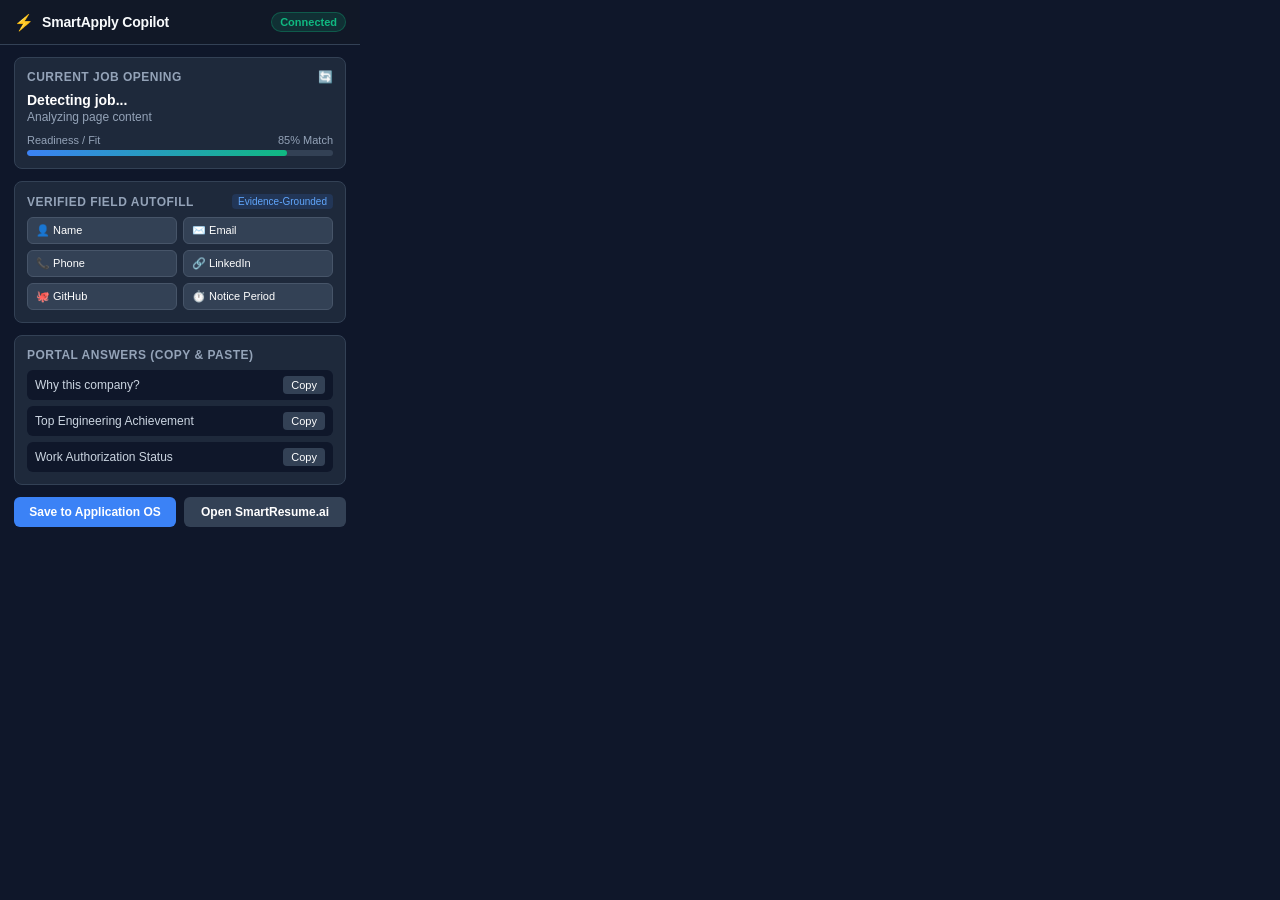
<file: smartapply-extension/popup.html>
<!DOCTYPE html>
<html lang="en">
<head>
  <meta charset="UTF-8">
  <meta name="viewport" content="width=device-width, initial-scale=1.0">
  <title>SmartApply Copilot</title>
  <link rel="stylesheet" href="popup.css">
</head>
<body>
  <header class="popup-header">
    <div class="brand">
      <span class="brand-icon">⚡</span>
      <span class="brand-name">SmartApply Copilot</span>
    </div>
    <span id="connectionBadge" class="status-badge connected">Connected</span>
  </header>

  <main class="popup-content">
    <!-- Active Job Detection Card -->
    <section class="card job-card">
      <div class="card-header">
        <span class="card-title">Current Job Opening</span>
        <button id="refreshJobBtn" class="btn-icon" title="Refresh detection">🔄</button>
      </div>
      <div id="detectedJobInfo">
        <h4 id="jobTitle">Detecting job...</h4>
        <p id="jobCompany" class="text-muted">Analyzing page content</p>
      </div>
      <div class="match-bar-container">
        <div class="match-bar-label">
          <span>Readiness / Fit</span>
          <span id="matchPercent">85% Match</span>
        </div>
        <div class="match-progress">
          <div id="matchBarFill" class="match-progress-fill" style="width: 85%;"></div>
        </div>
      </div>
    </section>

    <!-- One-Click Verified Autofill -->
    <section class="card">
      <div class="card-header">
        <span class="card-title">Verified Field Autofill</span>
        <span class="badge-pill">Evidence-Grounded</span>
      </div>
      <div class="autofill-grid">
        <button class="autofill-btn" data-field="full_name">👤 Name</button>
        <button class="autofill-btn" data-field="email">✉️ Email</button>
        <button class="autofill-btn" data-field="phone">📞 Phone</button>
        <button class="autofill-btn" data-field="linkedin">🔗 LinkedIn</button>
        <button class="autofill-btn" data-field="github">🐙 GitHub</button>
        <button class="autofill-btn" data-field="notice_period">⏱️ Notice Period</button>
      </div>
    </section>

    <!-- Application Answers Copy -->
    <section class="card">
      <div class="card-header">
        <span class="card-title">Portal Answers (Copy & Paste)</span>
      </div>
      <div class="answers-list">
        <div class="answer-item">
          <div class="answer-label">Why this company?</div>
          <button class="btn-copy-answer" data-answer="why_company">Copy</button>
        </div>
        <div class="answer-item">
          <div class="answer-label">Top Engineering Achievement</div>
          <button class="btn-copy-answer" data-answer="achievement">Copy</button>
        </div>
        <div class="answer-item">
          <div class="answer-label">Work Authorization Status</div>
          <button class="btn-copy-answer" data-answer="auth">Copy</button>
        </div>
      </div>
    </section>

    <!-- Save & Open in SmartResume -->
    <div class="action-footer">
      <button id="saveApplicationBtn" class="btn btn-primary">Save to Application OS</button>
      <a href="http://127.0.0.1:8000" target="_blank" class="btn btn-secondary">Open SmartResume.ai</a>
    </div>
  </main>

  <div id="toast" class="toast hidden">Copied to clipboard!</div>

  <script src="api_client.js"></script>
  <script src="popup.js"></script>
</body>
</html>
</file>
<file: smartapply-extension/popup.css>
/* SmartApply Copilot Extension Popup Styles */
:root {
  --bg-primary: #0f172a;
  --bg-card: #1e293b;
  --border: #334155;
  --text-main: #f8fafc;
  --text-muted: #94a3b8;
  --primary: #3b82f6;
  --primary-hover: #2563eb;
  --success: #10b981;
  --warning: #f59e0b;
}

* {
  box-sizing: border-box;
  margin: 0;
  padding: 0;
  font-family: -apple-system, BlinkMacSystemFont, "Segoe UI", Roboto, Helvetica, Arial, sans-serif;
}

body {
  width: 360px;
  background: var(--bg-primary);
  color: var(--text-main);
  font-size: 13px;
}

.popup-header {
  display: flex;
  justify-content: space-between;
  align-items: center;
  padding: 12px 14px;
  border-bottom: 1px solid var(--border);
  background: #111827;
}

.brand {
  display: flex;
  align-items: center;
  gap: 8px;
}

.brand-icon {
  font-size: 16px;
}

.brand-name {
  font-weight: 700;
  font-size: 14px;
  letter-spacing: -0.2px;
}

.status-badge {
  font-size: 11px;
  padding: 3px 8px;
  border-radius: 9999px;
  font-weight: 600;
}

.status-badge.connected {
  background: rgba(16, 185, 129, 0.15);
  color: var(--success);
  border: 1px solid rgba(16, 185, 129, 0.3);
}

.popup-content {
  padding: 12px 14px;
  display: flex;
  flex-direction: column;
  gap: 12px;
}

.card {
  background: var(--bg-card);
  border: 1px solid var(--border);
  border-radius: 8px;
  padding: 12px;
}

.card-header {
  display: flex;
  justify-content: space-between;
  align-items: center;
  margin-bottom: 8px;
}

.card-title {
  font-weight: 600;
  font-size: 12px;
  color: var(--text-muted);
  text-transform: uppercase;
  letter-spacing: 0.5px;
}

.badge-pill {
  font-size: 10px;
  background: rgba(59, 130, 246, 0.15);
  color: #60a5fa;
  padding: 2px 6px;
  border-radius: 4px;
}

.btn-icon {
  background: transparent;
  border: none;
  cursor: pointer;
  font-size: 12px;
}

#detectedJobInfo h4 {
  font-size: 14px;
  font-weight: 600;
  color: #fff;
  margin-bottom: 2px;
}

.text-muted {
  color: var(--text-muted);
  font-size: 12px;
}

.match-bar-container {
  margin-top: 10px;
}

.match-bar-label {
  display: flex;
  justify-content: space-between;
  font-size: 11px;
  color: var(--text-muted);
  margin-bottom: 4px;
}

.match-progress {
  height: 6px;
  background: #334155;
  border-radius: 9999px;
  overflow: hidden;
}

.match-progress-fill {
  height: 100%;
  background: linear-gradient(90deg, #3b82f6, #10b981);
  border-radius: 9999px;
  transition: width 0.3s ease;
}

.autofill-grid {
  display: grid;
  grid-template-columns: 1fr 1fr;
  gap: 6px;
}

.autofill-btn {
  background: #334155;
  color: #fff;
  border: 1px solid #475569;
  border-radius: 6px;
  padding: 6px 8px;
  font-size: 11px;
  cursor: pointer;
  text-align: left;
  transition: all 0.2s;
}

.autofill-btn:hover {
  background: #475569;
  border-color: #64748b;
}

.answers-list {
  display: flex;
  flex-direction: column;
  gap: 6px;
}

.answer-item {
  display: flex;
  justify-content: space-between;
  align-items: center;
  background: #0f172a;
  padding: 6px 8px;
  border-radius: 6px;
}

.answer-label {
  font-size: 12px;
  color: #cbd5e1;
}

.btn-copy-answer {
  background: #334155;
  border: none;
  color: #fff;
  padding: 3px 8px;
  border-radius: 4px;
  font-size: 11px;
  cursor: pointer;
}

.btn-copy-answer:hover {
  background: var(--primary);
}

.action-footer {
  display: flex;
  gap: 8px;
}

.btn {
  flex: 1;
  padding: 8px 12px;
  border-radius: 6px;
  font-size: 12px;
  font-weight: 600;
  text-align: center;
  cursor: pointer;
  text-decoration: none;
  border: none;
}

.btn-primary {
  background: var(--primary);
  color: white;
}

.btn-primary:hover {
  background: var(--primary-hover);
}

.btn-secondary {
  background: #334155;
  color: white;
}

.btn-secondary:hover {
  background: #475569;
}

.toast {
  position: fixed;
  bottom: 12px;
  left: 50%;
  transform: translateX(-50%);
  background: var(--success);
  color: white;
  padding: 6px 12px;
  border-radius: 6px;
  font-size: 11px;
  font-weight: 600;
  box-shadow: 0 4px 12px rgba(0, 0, 0, 0.3);
  transition: opacity 0.3s;
}

.toast.hidden {
  display: none;
}
</file>
